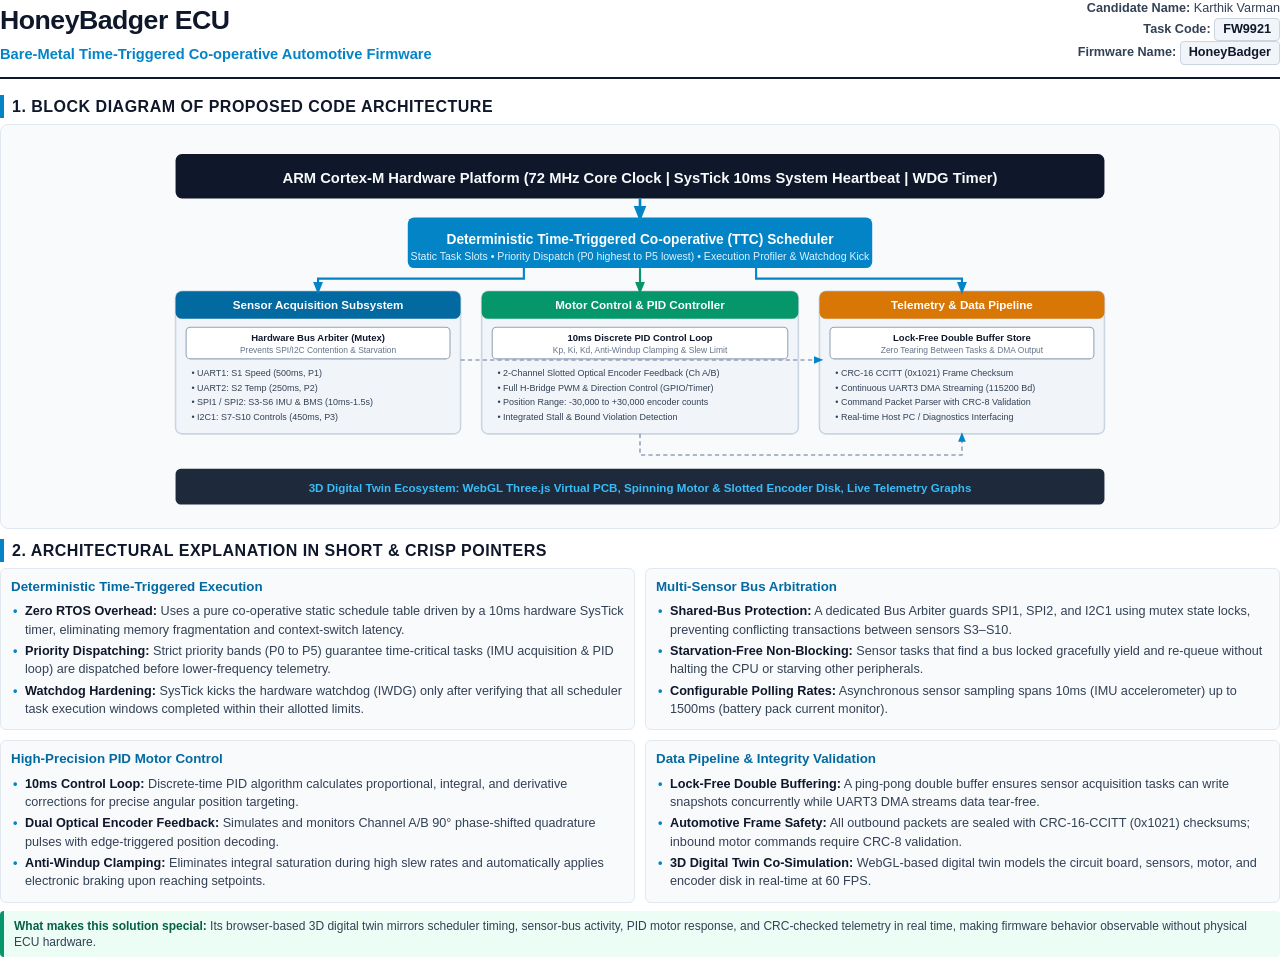
<file: Docs/FW9921_HoneyBadger_Architecture.html>
<!DOCTYPE html>
<html lang="en">
<head>
<meta charset="UTF-8">
<title>Task Code FW9921 — HoneyBadger Firmware Architecture</title>
<style>
  @page {
    size: A4 portrait;
    margin: 8mm;
  }
  * {
    box-sizing: border-box;
    margin: 0;
    padding: 0;
  }
  body {
    font-family: -apple-system, BlinkMacSystemFont, "Segoe UI", Roboto, Helvetica, Arial, sans-serif;
    color: #1e293b;
    background: #ffffff;
    font-size: 11pt;
    line-height: 1.45;
  }
  .header {
    border-bottom: 2px solid #0f172a;
    padding-bottom: 12px;
    margin-bottom: 16px;
    display: flex;
    justify-content: space-between;
    align-items: flex-end;
  }
  .header-left h1 {
    font-size: 20pt;
    color: #0f172a;
    letter-spacing: -0.5px;
    margin-bottom: 4px;
  }
  .header-left .subtitle {
    font-size: 11pt;
    font-weight: 600;
    color: #0284c7;
  }
  .header-meta {
    text-align: right;
    font-size: 9.5pt;
    color: #334155;
    line-height: 1.4;
  }
  .meta-tag {
    display: inline-block;
    background: #f1f5f9;
    border: 1px solid #cbd5e1;
    border-radius: 4px;
    padding: 2px 8px;
    font-weight: 600;
    color: #0f172a;
  }
  .section-title {
    font-size: 12pt;
    font-weight: 700;
    color: #0f172a;
    text-transform: uppercase;
    letter-spacing: 0.5px;
    border-left: 4px solid #0284c7;
    padding-left: 8px;
    margin-top: 10px;
    margin-bottom: 6px;
  }
  .diagram-container {
    background: #f8fafc;
    border: 1px solid #e2e8f0;
    border-radius: 8px;
    padding: 8px;
    margin-bottom: 10px;
    text-align: center;
  }
  .diagram-svg {
    width: 100%;
    max-height: 380px;
  }
  .grid-two {
    display: grid;
    grid-template-columns: 1fr 1fr;
    gap: 10px;
    margin-bottom: 8px;
  }
  .card {
    background: #f8fafc;
    border: 1px solid #e2e8f0;
    border-radius: 6px;
    padding: 8px 10px;
  }
  .card h3 {
    font-size: 10pt;
    font-weight: 700;
    color: #0369a1;
    margin-bottom: 6px;
  }
  ul {
    list-style: none;
    padding-left: 0;
  }
  li {
    position: relative;
    padding-left: 14px;
    margin-bottom: 3px;
    font-size: 9.5pt;
    color: #334155;
  }
  li::before {
    content: "•";
    position: absolute;
    left: 2px;
    color: #0284c7;
    font-weight: bold;
  }
  .highlight {
    font-weight: 600;
    color: #0f172a;
  }
  .special-note {
    margin-top: 8px;
    padding: 7px 10px;
    border-left: 4px solid #059669;
    border-radius: 4px;
    background: #ecfdf5;
    color: #334155;
    font-size: 9pt;
    line-height: 1.35;
  }
  .special-note strong {
    color: #065f46;
  }
</style>
</head>
<body>

  <div class="header">
    <div class="header-left">
      <h1>HoneyBadger ECU</h1>
      <div class="subtitle">Bare-Metal Time-Triggered Co-operative Automotive Firmware</div>
    </div>
    <div class="header-meta">
      <div><strong>Candidate Name:</strong> Karthik Varman</div>
      <div><strong>Task Code:</strong> <span class="meta-tag">FW9921</span></div>
      <div><strong>Firmware Name:</strong> <span class="meta-tag">HoneyBadger</span></div>
    </div>
  </div>

  <div class="section-title">1. Block Diagram of Proposed Code Architecture</div>
  <div class="diagram-container">
    <svg class="diagram-svg" viewBox="0 0 920 360" xmlns="http://www.w3.org/2000/svg">
      <defs>
        <marker id="arrow" viewBox="0 0 10 10" refX="6" refY="5" markerWidth="6" markerHeight="6" orient="auto-start-reverse">
          <path d="M 0 1 L 10 5 L 0 9 z" fill="#0284c7"/>
        </marker>
        <marker id="arrow-green" viewBox="0 0 10 10" refX="6" refY="5" markerWidth="6" markerHeight="6" orient="auto-start-reverse">
          <path d="M 0 1 L 10 5 L 0 9 z" fill="#059669"/>
        </marker>
      </defs>

      <!-- Hardware Core / Clock -->
      <rect x="20" y="20" width="880" height="42" rx="6" fill="#0f172a" />
      <text x="460" y="47" fill="#f8fafc" font-size="14" font-weight="bold" text-anchor="middle">
        ARM Cortex-M Hardware Platform (72 MHz Core Clock | SysTick 10ms System Heartbeat | WDG Timer)
      </text>

      <!-- TTC Scheduler -->
      <rect x="240" y="80" width="440" height="48" rx="6" fill="#0284c7" />
      <text x="460" y="105" fill="#ffffff" font-size="13" font-weight="bold" text-anchor="middle">
        Deterministic Time-Triggered Co-operative (TTC) Scheduler
      </text>
      <text x="460" y="120" fill="#e0f2fe" font-size="10" text-anchor="middle">
        Static Task Slots • Priority Dispatch (P0 highest to P5 lowest) • Execution Profiler & Watchdog Kick
      </text>

      <!-- Arrows from Core to Scheduler -->
      <line x1="460" y1="62" x2="460" y2="78" stroke="#0284c7" stroke-width="2.5" marker-end="url(#arrow)"/>

      <!-- Three Pillars of Execution -->
      <!-- Left: Sensor Subsystem -->
      <rect x="20" y="150" width="270" height="135" rx="6" fill="#f1f5f9" stroke="#cbd5e1" stroke-width="1.5"/>
      <rect x="20" y="150" width="270" height="26" rx="6" fill="#0369a1"/>
      <text x="155" y="167" fill="#ffffff" font-size="11" font-weight="bold" text-anchor="middle">Sensor Acquisition Subsystem</text>
      
      <rect x="30" y="184" width="250" height="30" rx="4" fill="#ffffff" stroke="#94a3b8"/>
      <text x="155" y="197" fill="#0f172a" font-size="9" font-weight="bold" text-anchor="middle">Hardware Bus Arbiter (Mutex)</text>
      <text x="155" y="208" fill="#64748b" font-size="8" text-anchor="middle">Prevents SPI/I2C Contention &amp; Starvation</text>
      
      <text x="35" y="230" fill="#334155" font-size="8.5">• UART1: S1 Speed (500ms, P1)</text>
      <text x="35" y="244" fill="#334155" font-size="8.5">• UART2: S2 Temp (250ms, P2)</text>
      <text x="35" y="258" fill="#334155" font-size="8.5">• SPI1 / SPI2: S3-S6 IMU &amp; BMS (10ms-1.5s)</text>
      <text x="35" y="272" fill="#334155" font-size="8.5">• I2C1: S7-S10 Controls (450ms, P3)</text>

      <!-- Center: Closed Loop Motor Control -->
      <rect x="310" y="150" width="300" height="135" rx="6" fill="#f1f5f9" stroke="#cbd5e1" stroke-width="1.5"/>
      <rect x="310" y="150" width="300" height="26" rx="6" fill="#059669"/>
      <text x="460" y="167" fill="#ffffff" font-size="11" font-weight="bold" text-anchor="middle">Motor Control &amp; PID Controller</text>
      
      <rect x="320" y="184" width="280" height="30" rx="4" fill="#ffffff" stroke="#94a3b8"/>
      <text x="460" y="197" fill="#0f172a" font-size="9" font-weight="bold" text-anchor="middle">10ms Discrete PID Control Loop</text>
      <text x="460" y="208" fill="#64748b" font-size="8" text-anchor="middle">Kp, Ki, Kd, Anti-Windup Clamping &amp; Slew Limit</text>
      
      <text x="325" y="230" fill="#334155" font-size="8.5">• 2-Channel Slotted Optical Encoder Feedback (Ch A/B)</text>
      <text x="325" y="244" fill="#334155" font-size="8.5">• Full H-Bridge PWM &amp; Direction Control (GPIO/Timer)</text>
      <text x="325" y="258" fill="#334155" font-size="8.5">• Position Range: -30,000 to +30,000 encoder counts</text>
      <text x="325" y="272" fill="#334155" font-size="8.5">• Integrated Stall &amp; Bound Violation Detection</text>

      <!-- Right: Telemetry & Memory -->
      <rect x="630" y="150" width="270" height="135" rx="6" fill="#f1f5f9" stroke="#cbd5e1" stroke-width="1.5"/>
      <rect x="630" y="150" width="270" height="26" rx="6" fill="#d97706"/>
      <text x="765" y="167" fill="#ffffff" font-size="11" font-weight="bold" text-anchor="middle">Telemetry &amp; Data Pipeline</text>
      
      <rect x="640" y="184" width="250" height="30" rx="4" fill="#ffffff" stroke="#94a3b8"/>
      <text x="765" y="197" fill="#0f172a" font-size="9" font-weight="bold" text-anchor="middle">Lock-Free Double Buffer Store</text>
      <text x="765" y="208" fill="#64748b" font-size="8" text-anchor="middle">Zero Tearing Between Tasks &amp; DMA Output</text>
      
      <text x="645" y="230" fill="#334155" font-size="8.5">• CRC-16 CCITT (0x1021) Frame Checksum</text>
      <text x="645" y="244" fill="#334155" font-size="8.5">• Continuous UART3 DMA Streaming (115200 Bd)</text>
      <text x="645" y="258" fill="#334155" font-size="8.5">• Command Packet Parser with CRC-8 Validation</text>
      <text x="645" y="272" fill="#334155" font-size="8.5">• Real-time Host PC / Diagnostics Interfacing</text>

      <!-- Arrows from Scheduler to Pillars -->
      <path d="M 350 128 L 350 138 L 155 138 L 155 148" fill="none" stroke="#0284c7" stroke-width="2" marker-end="url(#arrow)"/>
      <line x1="460" y1="128" x2="460" y2="148" stroke="#059669" stroke-width="2" marker-end="url(#arrow-green)"/>
      <path d="M 570 128 L 570 138 L 765 138 L 765 148" fill="none" stroke="#0284c7" stroke-width="2" marker-end="url(#arrow)"/>

      <!-- Inter-subsystem Data Flow -->
      <path d="M 290 215 L 630 215" fill="none" stroke="#94a3b8" stroke-width="1.5" stroke-dasharray="4,3" marker-end="url(#arrow)"/>
      <path d="M 460 285 L 460 305 L 765 305 L 765 287" fill="none" stroke="#94a3b8" stroke-width="1.5" stroke-dasharray="4,3" marker-end="url(#arrow)"/>

      <!-- Bottom: Web 3D Digital Twin Integration -->
      <rect x="20" y="318" width="880" height="34" rx="5" fill="#1e293b"/>
      <text x="460" y="340" fill="#38bdf8" font-size="11" font-weight="bold" text-anchor="middle">
        3D Digital Twin Ecosystem: WebGL Three.js Virtual PCB, Spinning Motor &amp; Slotted Encoder Disk, Live Telemetry Graphs
      </text>
    </svg>
  </div>

  <div class="section-title">2. Architectural Explanation in Short &amp; Crisp Pointers</div>
  <div class="grid-two">
    <div class="card">
      <h3>Deterministic Time-Triggered Execution</h3>
      <ul>
        <li><span class="highlight">Zero RTOS Overhead:</span> Uses a pure co-operative static schedule table driven by a 10ms hardware SysTick timer, eliminating memory fragmentation and context-switch latency.</li>
        <li><span class="highlight">Priority Dispatching:</span> Strict priority bands (P0 to P5) guarantee time-critical tasks (IMU acquisition &amp; PID loop) are dispatched before lower-frequency telemetry.</li>
        <li><span class="highlight">Watchdog Hardening:</span> SysTick kicks the hardware watchdog (IWDG) only after verifying that all scheduler task execution windows completed within their allotted limits.</li>
      </ul>
    </div>

    <div class="card">
      <h3>Multi-Sensor Bus Arbitration</h3>
      <ul>
        <li><span class="highlight">Shared-Bus Protection:</span> A dedicated Bus Arbiter guards SPI1, SPI2, and I2C1 using mutex state locks, preventing conflicting transactions between sensors S3–S10.</li>
        <li><span class="highlight">Starvation-Free Non-Blocking:</span> Sensor tasks that find a bus locked gracefully yield and re-queue without halting the CPU or starving other peripherals.</li>
        <li><span class="highlight">Configurable Polling Rates:</span> Asynchronous sensor sampling spans 10ms (IMU accelerometer) up to 1500ms (battery pack current monitor).</li>
      </ul>
    </div>

    <div class="card">
      <h3>High-Precision PID Motor Control</h3>
      <ul>
        <li><span class="highlight">10ms Control Loop:</span> Discrete-time PID algorithm calculates proportional, integral, and derivative corrections for precise angular position targeting.</li>
        <li><span class="highlight">Dual Optical Encoder Feedback:</span> Simulates and monitors Channel A/B 90° phase-shifted quadrature pulses with edge-triggered position decoding.</li>
        <li><span class="highlight">Anti-Windup Clamping:</span> Eliminates integral saturation during high slew rates and automatically applies electronic braking upon reaching setpoints.</li>
      </ul>
    </div>

    <div class="card">
      <h3>Data Pipeline &amp; Integrity Validation</h3>
      <ul>
        <li><span class="highlight">Lock-Free Double Buffering:</span> A ping-pong double buffer ensures sensor acquisition tasks can write snapshots concurrently while UART3 DMA streams data tear-free.</li>
        <li><span class="highlight">Automotive Frame Safety:</span> All outbound packets are sealed with CRC-16-CCITT (0x1021) checksums; inbound motor commands require CRC-8 validation.</li>
        <li><span class="highlight">3D Digital Twin Co-Simulation:</span> WebGL-based digital twin models the circuit board, sensors, motor, and encoder disk in real-time at 60 FPS.</li>
      </ul>
    </div>
  </div>

  <div class="special-note">
    <strong>What makes this solution special:</strong>
    Its browser-based 3D digital twin mirrors scheduler timing, sensor-bus activity, PID motor response, and CRC-checked telemetry in real time, making firmware behavior observable without physical ECU hardware.
  </div>

</body>
</html>
</file>
